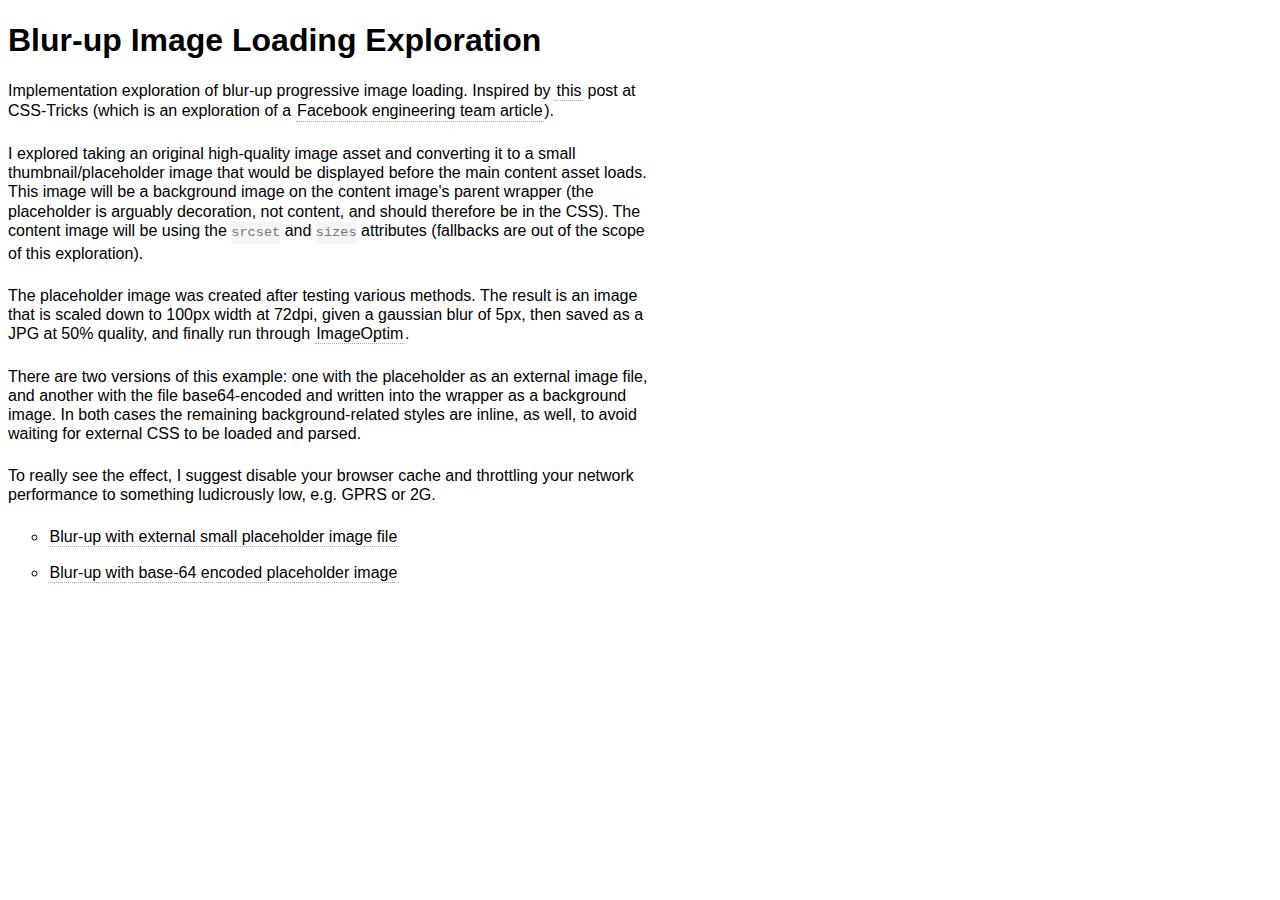
<file: index.html>
<!doctype html>
<html lang="en">
  <head>
    <meta charset="utf-8">
    <meta http-equiv="X-UA-Compatible" content="IE=edge">

    <meta name="description" content="Sample implementation of blur-up progressive image loading.">

    <meta name="viewport" content="width=device-width, initial-scale=1">

    <title>Blur-up image loading</title>

    <style type="text/css">
    * {
      font-family: Helvetica, Arial, sans-serif;
      line-height: 1.2em;
      color: black;
    }

    a {
      text-decoration: none;
      display: inline-block;
      padding: 0 0.1em;
      border-bottom: 1px dotted #aaa;
      transition: all 0.1s ease-in-out;
    }

    p {
      max-width: 40em;
      margin-bottom: 1.4em;
    }

    a:hover,
    a:hover pre {
      color: #eee;
      background-color: #222;
      border-bottom-color: #eee;
    }

    ul {
      list-style-type: circle;
    }

    li {
      margin-bottom: 1em;
    }

    pre, code{
      display: inline-block;
      font-family: Courier, serif;
      color: #777;
      padding: 0;
      padding-top: 0.2em;
      padding-bottom: 0.2em;
      margin: 0;
      font-size: 85%;
      background-color: rgba(0,0,0,0.04);
      border-radius: 3px;
    }

    </style>

  </head>

  <body>
    <h1>Blur-up Image Loading Exploration</h1>

    <p>Implementation exploration of blur-up progressive image loading. Inspired by
      <a href="https://css-tricks.com/the-blur-up-technique-for-loading-background-images/" target="blank">this</a>
      post at CSS-Tricks (which is an exploration of a
      <a href="https://code.facebook.com/posts/991252547593574/the-technology-behind-preview-photos/" target="blank">Facebook engineering team article</a>).
    </p>

    <p>I explored taking an original high-quality image asset and converting it to a small thumbnail/placeholder image
      that would be displayed before the main content asset loads. This image will be a background image on the content
      image's parent wrapper (the placeholder is arguably decoration, not content, and should therefore be in the CSS).
      The content image will be using the <code>srcset</code> and <code>sizes</code> attributes (fallbacks are out of
      the scope of this exploration).
    </p>

    <p>The placeholder image was created after testing various methods. The result is an image that is scaled down to
      100px width at 72dpi, given a gaussian blur of 5px, then saved as a JPG at 50% quality, and finally run through
      <a href="https://imageoptim.com/" target="blank">ImageOptim</a>.
    </p>

    <p>There are two versions of this example: one with the placeholder as an external image file, and another with the
      file base64-encoded and written into the wrapper as a background image. In both cases the remaining background-related
      styles are inline, as well, to avoid waiting for external CSS to be loaded and parsed.
    </p>

    <p>To really see the effect, I suggest disable your browser cache and throttling your network performance to something
      ludicrously low, e.g. GPRS or 2G.
    </p>

    <ul>
      <li><a href="blur-up.html">Blur-up with external small placeholder image file</a></li>
      <li><a href="blur-up-base64bg.html">Blur-up with base-64 encoded placeholder image</a></li>
    </ul>

  </body>
</html>
</file>
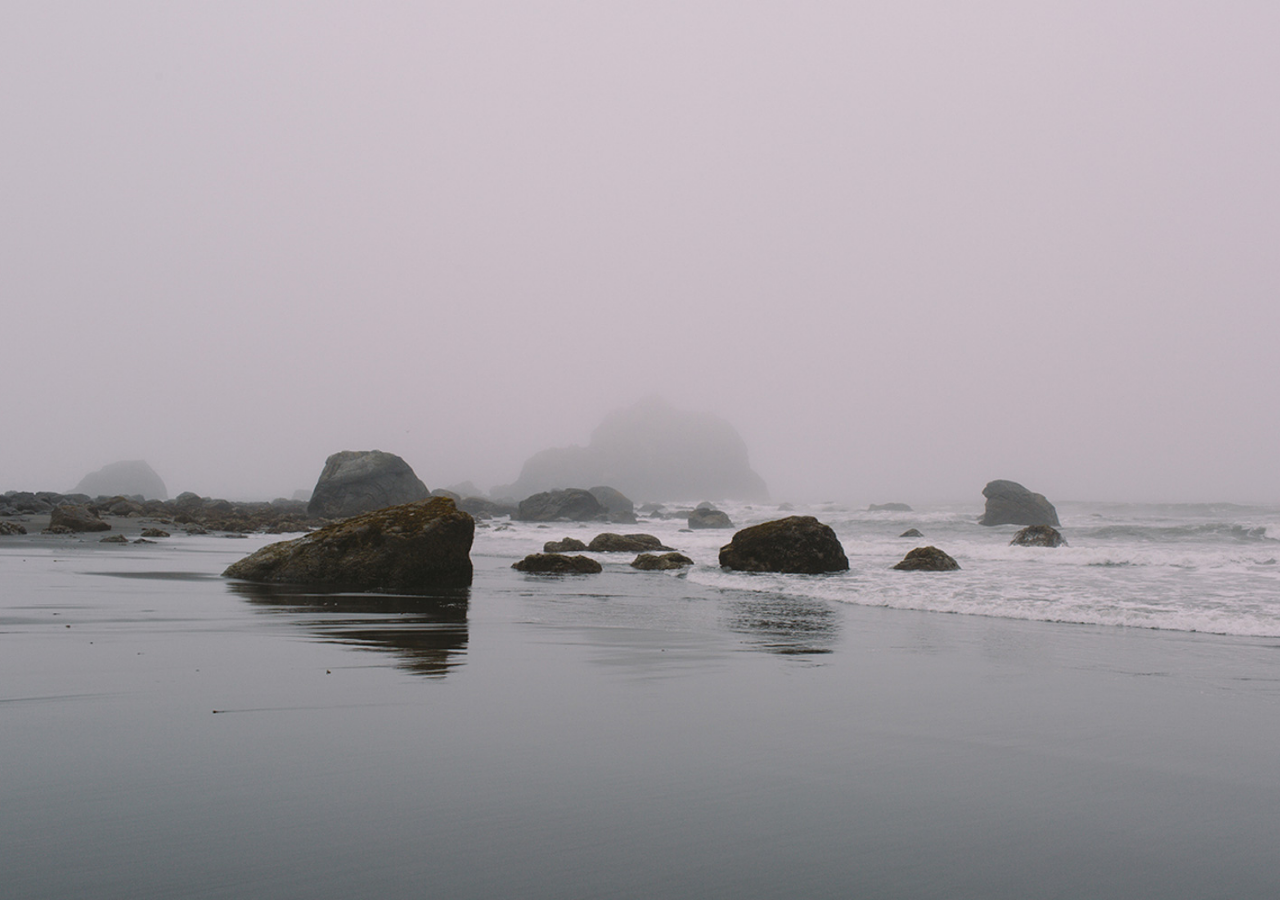
<file: blur-up-base64bg.html>
<!doctype html>
<html lang="en">
  <head>
    <meta charset="utf-8">
    <meta http-equiv="X-UA-Compatible" content="IE=edge">

    <meta name="description" content="Sample implementation of blur-up progressive image loading.">

    <meta name="viewport" content="width=device-width, initial-scale=1">

    <title>Blur-up image loading</title>

    <link rel="stylesheet" href="./styles.css" />

  </head>

  <body>

    <div class="image-wrapper" style="
        background-image: url('[data-uri]');
        background-size: cover;
        background-position: 50% 50%;
        background-color: #a5a0a5;">
      <img srcset="
          ./assets/full-quality80-2500w.jpg?cache=1 2500w,
          ./assets/full-quality80-1500w.jpg?cache=1 1500w,
          ./assets/full-quality80-1000w.jpg?cache=1 1000w,
          ./assets/full-quality80-750w.jpg?cache=1 750w,
          ./assets/full-quality80-500w.jpg?cache=1 500w,
          ./assets/full-quality80-300w.jpg?cache=1 300w,
          ./assets/full-quality80-100w.jpg?cache=1 100w"
        sizes="100vw"
        alt="image"
        onload="this.style.opacity = 1;"
        />
    </div>

  </body>
</html>
</file>
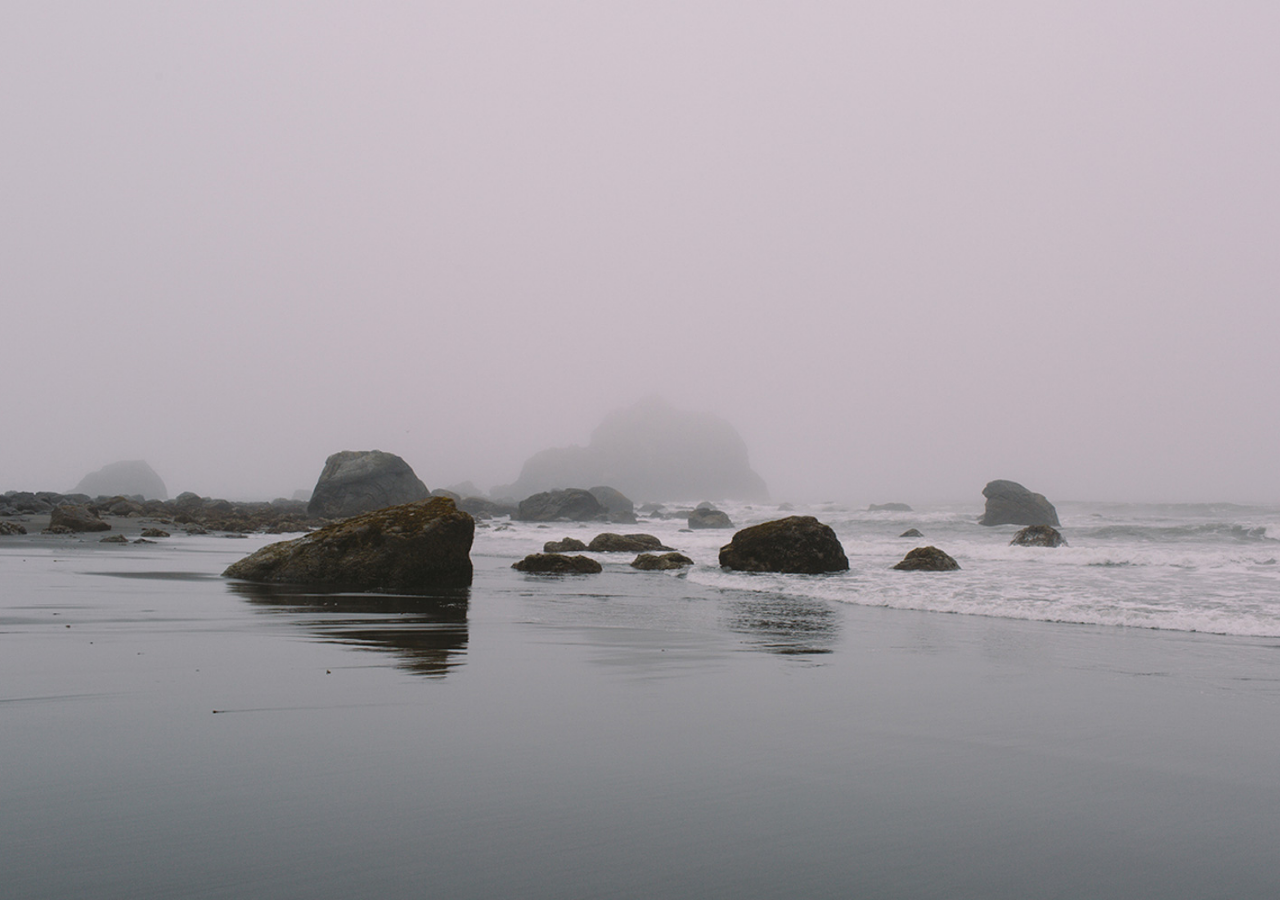
<file: blur-up.html>
<!doctype html>
<html lang="en">
  <head>
    <meta charset="utf-8">
    <meta http-equiv="X-UA-Compatible" content="IE=edge">

    <meta name="description" content="Sample implementation of blur-up progressive image loading.">

    <meta name="viewport" content="width=device-width, initial-scale=1">

    <title>Blur-up image loading</title>

    <link rel="stylesheet" href="./styles.css" />

  </head>

  <body>

    <div class="image-wrapper" style="
        background-image: url(./assets/thumbtest-gb5px-resize100-quality50.jpg);
        background-size: cover;
        background-position: 50% 50%;
        background-color: #a5a0a5;">
      <img srcset="
          ./assets/full-quality80-2500w.jpg?cache=1 2500w,
          ./assets/full-quality80-1500w.jpg?cache=1 1500w,
          ./assets/full-quality80-1000w.jpg?cache=1 1000w,
          ./assets/full-quality80-750w.jpg?cache=1 750w,
          ./assets/full-quality80-500w.jpg?cache=1 500w,
          ./assets/full-quality80-300w.jpg?cache=1 300w,
          ./assets/full-quality80-100w.jpg?cache=1 100w"
        sizes="100vw"
        alt="image"
        onload="this.style.opacity = 1;"
        />
    </div>

  </body>
</html>
</file>
<file: styles.css>
* {
  box-sizing: border-box;
  padding: 0;
  margin: 0;
}

.image-wrapper {
  position: absolute;
  top: 0;
  left: 0;
  width: 100%;
  height: 100%;
  overflow: hidden;
}

.image-wrapper img {
  min-width: 100%;
  min-height: 100%;
  opacity: 0;
  transition: opacity 0.35s ease;
  position: absolute;
  top: 50%;
  left: 50%;
  transform: translate(-50%, -50%);
}
</file>
